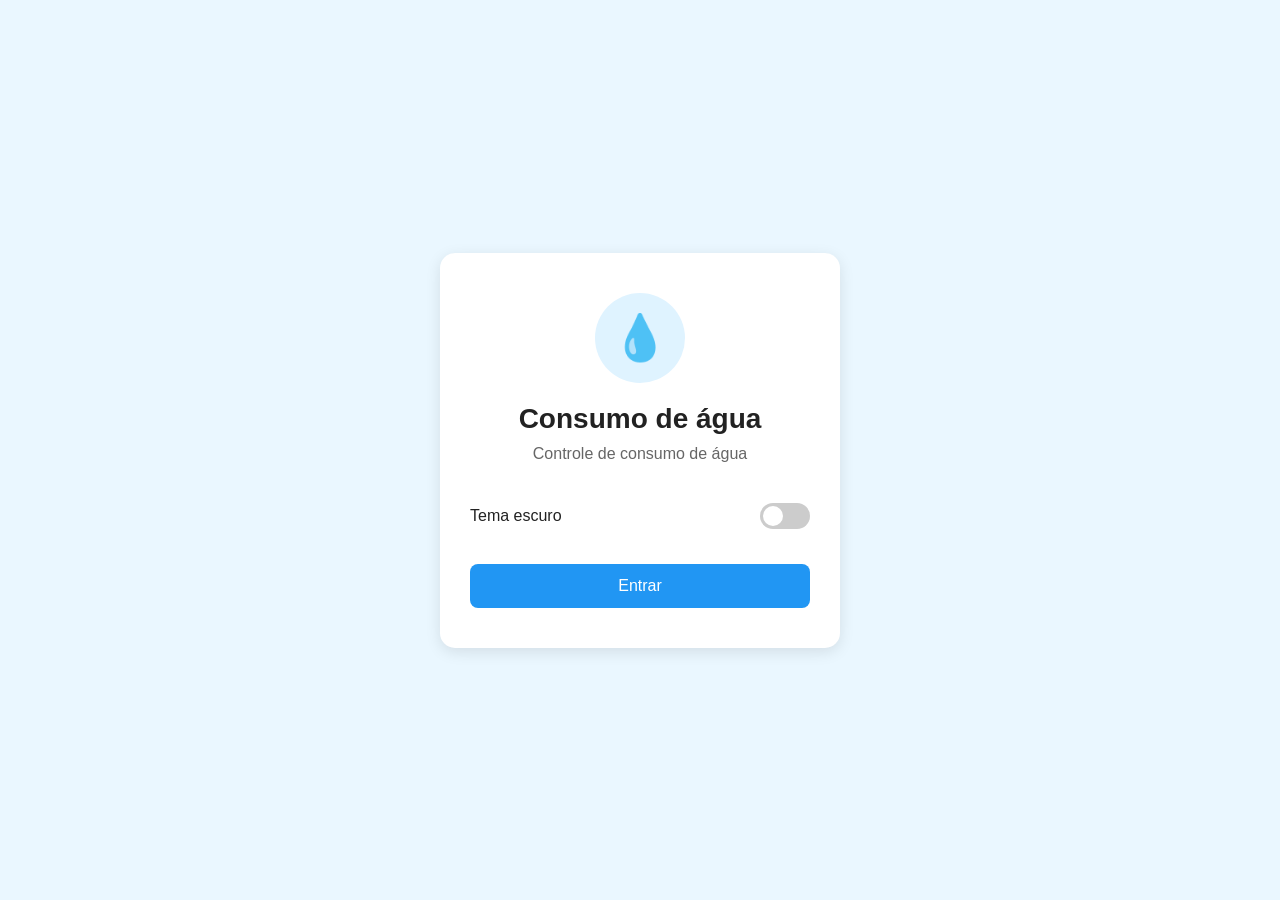
<file: consumo-da-agua - WEB/html/index.html>
<!DOCTYPE html>
<html lang="pt-br">

<head>
    <meta charset="UTF-8">
    <meta name="viewport" content="width=device-width, initial-scale=1.0">
    <title>HydroControl</title>
    <link rel="stylesheet" href="../css/style.css">
</head>

<body>

    <main class="container">

        <section class="login">

            <div class="logo">
                💧
            </div>

            <h1>Consumo de água</h1>

            <p>
                Controle de consumo de água
            </p>

            <div class="tema-box">
                <span>Tema escuro</span>

                <button
                    class="switch"
                    onclick="trocarTema()"
                    id="tema"
                >
                    <span></span>
                </button>
            </div>

            <button
                class="entrar"
                onclick="entrar()"
            >
                Entrar
            </button>

        </section>

    </main>

    <script src="../js/script.js"></script>

</body>

</html>
</file>
<file: consumo-da-agua - WEB/css/style.css>
* {
    margin: 0;
    padding: 0;
    box-sizing: border-box;
}

body {
    font-family: Arial, sans-serif;
    background: #eaf7ff;
    color: #222;
    min-height: 100vh;
}

.container {
    width: 100%;
    min-height: 100vh;
    display: flex;
    justify-content: center;
    align-items: center;
    padding: 20px;
}

.login {
    width: 100%;
    max-width: 400px;
    background: white;
    padding: 40px 30px;
    border-radius: 15px;
    text-align: center;
    box-shadow: 0 4px 15px rgba(0, 0, 0, 0.1);
}

.logo {
    width: 90px;
    height: 90px;
    margin: 0 auto 20px;
    background: #dff3ff;
    border-radius: 50%;
    display: flex;
    align-items: center;
    justify-content: center;
    font-size: 45px;
}

.login h1 {
    font-size: 28px;
    margin-bottom: 10px;
}

.login p {
    color: #666;
    margin-bottom: 30px;
}

.tema-box {
    display: flex;
    justify-content: space-between;
    align-items: center;
    margin-bottom: 25px;
    padding: 10px 0;
}

.switch {
    width: 50px;
    height: 26px;
    border: none;
    border-radius: 20px;
    background: #ccc;
    padding: 3px;
    cursor: pointer;
}

.switch span {
    display: block;
    width: 20px;
    height: 20px;
    background: white;
    border-radius: 50%;
    transition: 0.2s;
}

.switch.ativo {
    background: #2196f3;
}

.switch.ativo span {
    transform: translateX(24px);
}

.entrar {
    width: 100%;
    padding: 13px;
    border: none;
    border-radius: 8px;
    background: #2196f3;
    color: white;
    font-size: 16px;
    cursor: pointer;
}

.entrar:hover {
    background: #1976d2;
}

body.dark {
    background: #181818;
    color: white;
}

body.dark .login {
    background: #242424;
}

body.dark .login p {
    color: #ccc;
}

body.dark .logo {
    background: #303030;
}

body.dark .tema-box {
    color: white;
}
</file>
